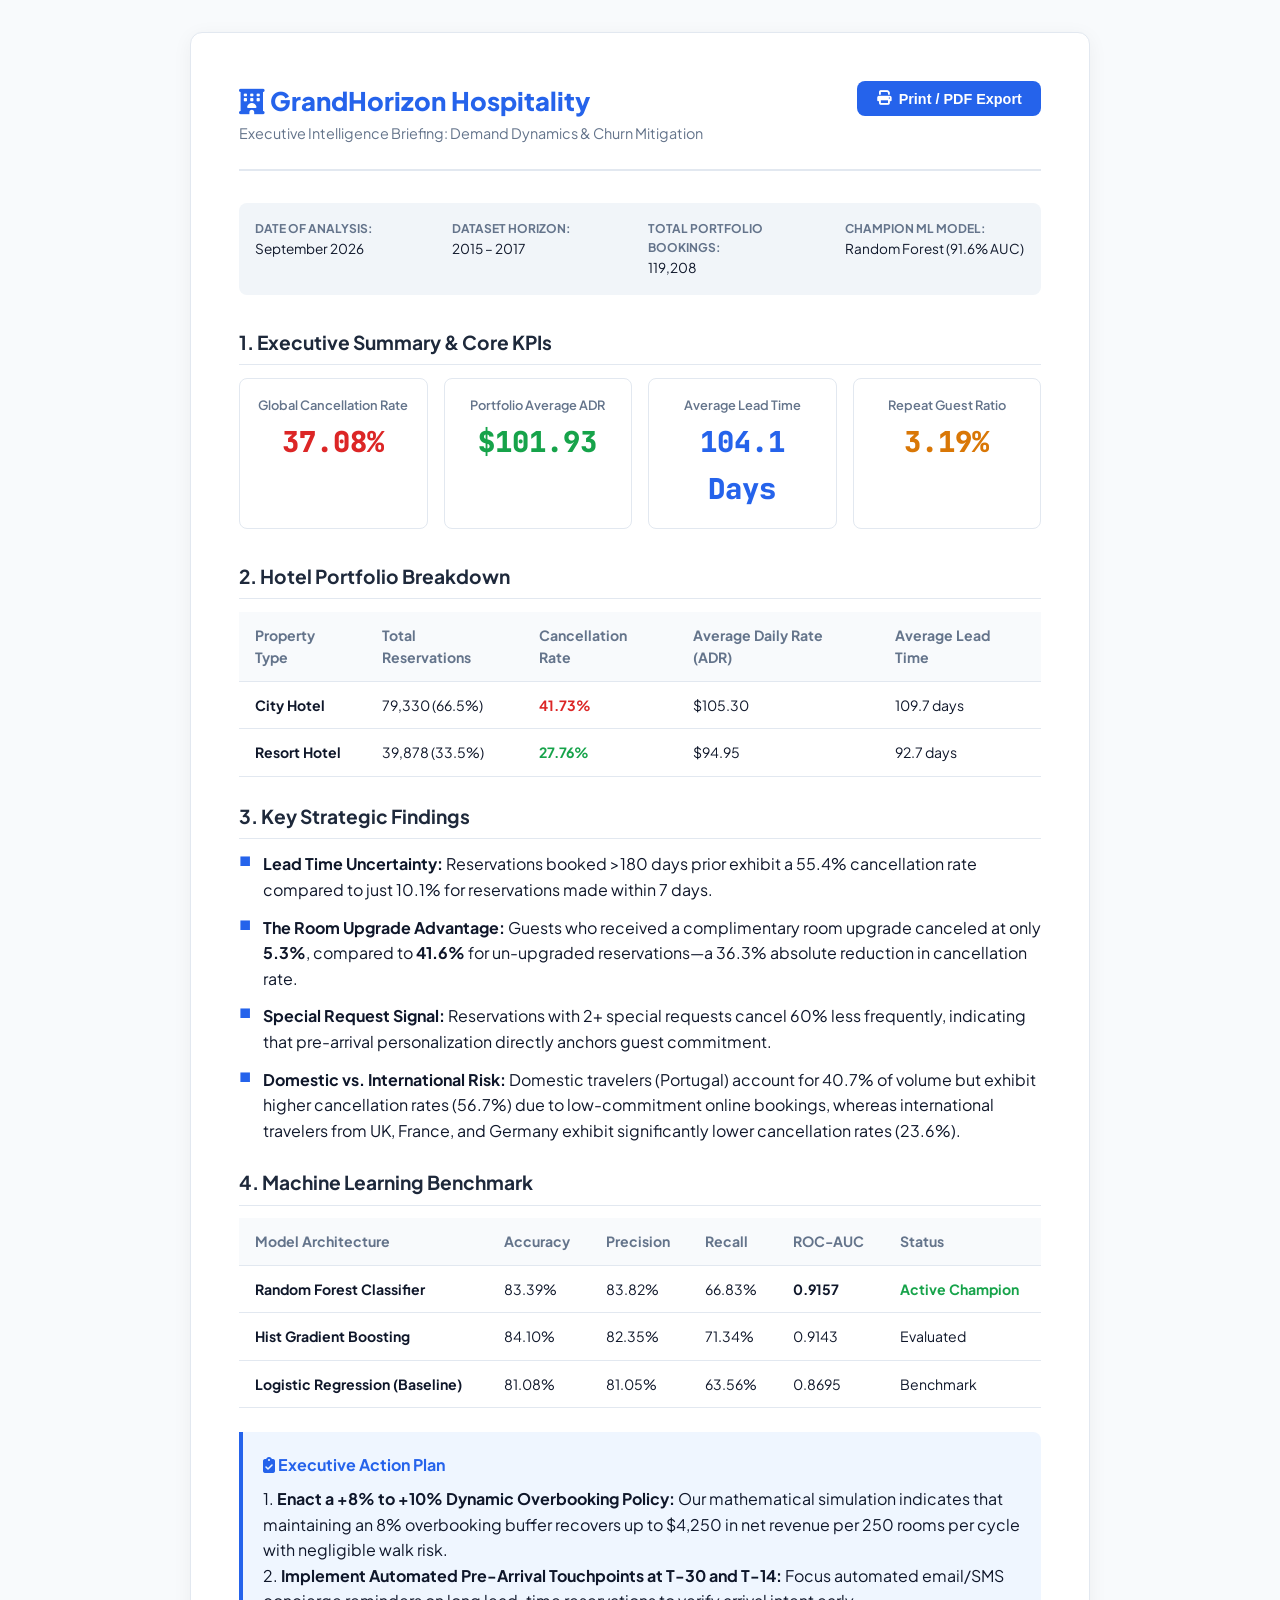
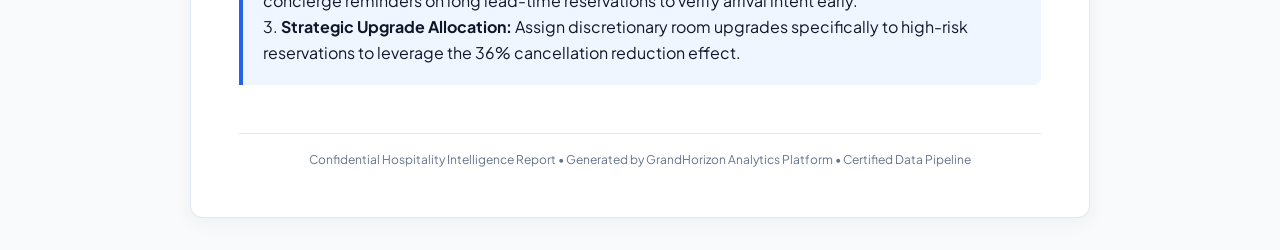
<file: app/templates/executive_report.html>
<!DOCTYPE html>
<html lang="en">
<head>
  <meta charset="UTF-8">
  <meta name="viewport" content="width=device-width, initial-scale=1.0">
  <title>Executive Briefing | Hotel Booking Demand Intelligence & Prediction</title>
  <!-- Google Fonts: Plus Jakarta Sans & JetBrains Mono -->
  <link rel="preconnect" href="https://fonts.googleapis.com">
  <link rel="preconnect" href="https://fonts.gstatic.com" crossorigin>
  <link href="https://fonts.googleapis.com/css2?family=Plus+Jakarta+Sans:wght@300;400;500;600;700;800&family=JetBrains+Mono:wght@400;500;600&display=swap" rel="stylesheet">
  <link rel="stylesheet" href="https://cdnjs.cloudflare.com/ajax/libs/font-awesome/6.5.1/css/all.min.css">
  <style>
    :root {
      --bg: #ffffff;
      --text: #0f172a;
      --text-muted: #64748b;
      --primary: #2563eb;
      --border: #e2e8f0;
      --danger: #dc2626;
      --success: #16a34a;
      --amber: #d97706;
      --font-main: 'Plus Jakarta Sans', sans-serif;
      --font-mono: 'JetBrains Mono', monospace;
    }

    * { box-sizing: border-box; margin: 0; padding: 0; }
    body {
      font-family: var(--font-main);
      color: var(--text);
      background: #f8fafc;
      line-height: 1.6;
      padding: 2rem;
    }

    .report-container {
      max-width: 900px;
      margin: 0 auto;
      background: var(--bg);
      border: 1px solid var(--border);
      border-radius: 12px;
      padding: 3rem;
      box-shadow: 0 4px 20px rgba(0, 0, 0, 0.05);
    }

    .header-bar {
      display: flex;
      justify-content: space-between;
      align-items: flex-start;
      border-bottom: 2px solid var(--border);
      padding-bottom: 1.5rem;
      margin-bottom: 2rem;
    }

    .brand-title {
      font-size: 1.6rem;
      font-weight: 800;
      color: var(--primary);
    }

    .brand-subtitle {
      font-size: 0.9rem;
      color: var(--text-muted);
    }

    .btn-print {
      background: var(--primary);
      color: white;
      border: none;
      border-radius: 8px;
      padding: 0.6rem 1.2rem;
      font-weight: 700;
      font-size: 0.9rem;
      cursor: pointer;
      display: flex;
      align-items: center;
      gap: 0.5rem;
    }

    .meta-grid {
      display: grid;
      grid-template-columns: repeat(4, 1fr);
      gap: 1rem;
      background: #f1f5f9;
      padding: 1rem;
      border-radius: 8px;
      margin-bottom: 2rem;
      font-size: 0.85rem;
    }

    .meta-item strong { display: block; color: var(--text-muted); font-size: 0.75rem; text-transform: uppercase; }

    .kpi-grid {
      display: grid;
      grid-template-columns: repeat(4, 1fr);
      gap: 1rem;
      margin-bottom: 2rem;
    }

    .kpi-box {
      border: 1px solid var(--border);
      border-radius: 8px;
      padding: 1rem;
      text-align: center;
    }

    .kpi-box .val {
      font-size: 1.8rem;
      font-weight: 800;
      font-family: var(--font-mono);
      margin-top: 0.25rem;
    }

    .kpi-box .lbl { font-size: 0.8rem; color: var(--text-muted); font-weight: 600; }

    h2 { font-size: 1.2rem; font-weight: 700; margin: 1.5rem 0 0.8rem; color: #1e293b; border-bottom: 1px solid var(--border); padding-bottom: 0.4rem; }

    table { width: 100%; border-collapse: collapse; margin-bottom: 1.5rem; font-size: 0.88rem; }
    th, td { padding: 0.75rem 1rem; border-bottom: 1px solid var(--border); text-align: left; }
    th { background: #f8fafc; font-weight: 700; color: var(--text-muted); }

    .findings-list { list-style: none; margin-bottom: 1.5rem; }
    .findings-list li { margin-bottom: 0.75rem; padding-left: 1.5rem; position: relative; }
    .findings-list li::before { content: '■'; position: absolute; left: 0; color: var(--primary); font-size: 0.8rem; }

    .recommendations-box {
      background: #eff6ff;
      border-left: 4px solid var(--primary);
      padding: 1.25rem;
      border-radius: 0 8px 8px 0;
      margin-top: 1.5rem;
    }

    .recommendations-box h3 { font-size: 1rem; margin-bottom: 0.5rem; color: var(--primary); }

    .footer-note {
      text-align: center;
      margin-top: 3rem;
      font-size: 0.75rem;
      color: var(--text-muted);
      border-top: 1px solid var(--border);
      padding-top: 1rem;
    }

    @media print {
      body { background: white; padding: 0; }
      .report-container { border: none; box-shadow: none; padding: 0; }
      .btn-print { display: none; }
    }
  </style>
</head>
<body>

<div class="report-container">
  <div class="header-bar">
    <div>
      <h1 class="brand-title"><i class="fa-solid fa-hotel"></i> GrandHorizon Hospitality</h1>
      <p class="brand-subtitle">Executive Intelligence Briefing: Demand Dynamics & Churn Mitigation</p>
    </div>
    <button class="btn-print" onclick="window.print()">
      <i class="fa-solid fa-print"></i> Print / PDF Export
    </button>
  </div>

  <div class="meta-grid">
    <div class="meta-item"><strong>Date of Analysis:</strong> September 2026</div>
    <div class="meta-item"><strong>Dataset Horizon:</strong> 2015 – 2017</div>
    <div class="meta-item"><strong>Total Portfolio Bookings:</strong> 119,208</div>
    <div class="meta-item"><strong>Champion ML Model:</strong> Random Forest (91.6% AUC)</div>
  </div>

  <h2>1. Executive Summary & Core KPIs</h2>
  <div class="kpi-grid">
    <div class="kpi-box">
      <div class="lbl">Global Cancellation Rate</div>
      <div class="val" style="color: var(--danger);">37.08%</div>
    </div>
    <div class="kpi-box">
      <div class="lbl">Portfolio Average ADR</div>
      <div class="val" style="color: var(--success);">$101.93</div>
    </div>
    <div class="kpi-box">
      <div class="lbl">Average Lead Time</div>
      <div class="val" style="color: var(--primary);">104.1 Days</div>
    </div>
    <div class="kpi-box">
      <div class="lbl">Repeat Guest Ratio</div>
      <div class="val" style="color: var(--amber);">3.19%</div>
    </div>
  </div>

  <h2>2. Hotel Portfolio Breakdown</h2>
  <table>
    <thead>
      <tr>
        <th>Property Type</th>
        <th>Total Reservations</th>
        <th>Cancellation Rate</th>
        <th>Average Daily Rate (ADR)</th>
        <th>Average Lead Time</th>
      </tr>
    </thead>
    <tbody>
      <tr>
        <td><strong>City Hotel</strong></td>
        <td>79,330 (66.5%)</td>
        <td style="color: var(--danger); font-weight: 700;">41.73%</td>
        <td>$105.30</td>
        <td>109.7 days</td>
      </tr>
      <tr>
        <td><strong>Resort Hotel</strong></td>
        <td>39,878 (33.5%)</td>
        <td style="color: var(--success); font-weight: 700;">27.76%</td>
        <td>$94.95</td>
        <td>92.7 days</td>
      </tr>
    </tbody>
  </table>

  <h2>3. Key Strategic Findings</h2>
  <ul class="findings-list">
    <li><strong>Lead Time Uncertainty:</strong> Reservations booked >180 days prior exhibit a 55.4% cancellation rate compared to just 10.1% for reservations made within 7 days.</li>
    <li><strong>The Room Upgrade Advantage:</strong> Guests who received a complimentary room upgrade canceled at only <strong>5.3%</strong>, compared to <strong>41.6%</strong> for un-upgraded reservations—a 36.3% absolute reduction in cancellation rate.</li>
    <li><strong>Special Request Signal:</strong> Reservations with 2+ special requests cancel 60% less frequently, indicating that pre-arrival personalization directly anchors guest commitment.</li>
    <li><strong>Domestic vs. International Risk:</strong> Domestic travelers (Portugal) account for 40.7% of volume but exhibit higher cancellation rates (56.7%) due to low-commitment online bookings, whereas international travelers from UK, France, and Germany exhibit significantly lower cancellation rates (23.6%).</li>
  </ul>

  <h2>4. Machine Learning Benchmark</h2>
  <table>
    <thead>
      <tr>
        <th>Model Architecture</th>
        <th>Accuracy</th>
        <th>Precision</th>
        <th>Recall</th>
        <th>ROC-AUC</th>
        <th>Status</th>
      </tr>
    </thead>
    <tbody>
      <tr>
        <td><strong>Random Forest Classifier</strong></td>
        <td>83.39%</td>
        <td>83.82%</td>
        <td>66.83%</td>
        <td><strong>0.9157</strong></td>
        <td><span style="color: var(--success); font-weight: 700;">Active Champion</span></td>
      </tr>
      <tr>
        <td><strong>Hist Gradient Boosting</strong></td>
        <td>84.10%</td>
        <td>82.35%</td>
        <td>71.34%</td>
        <td>0.9143</td>
        <td>Evaluated</td>
      </tr>
      <tr>
        <td><strong>Logistic Regression (Baseline)</strong></td>
        <td>81.08%</td>
        <td>81.05%</td>
        <td>63.56%</td>
        <td>0.8695</td>
        <td>Benchmark</td>
      </tr>
    </tbody>
  </table>

  <div class="recommendations-box">
    <h3><i class="fa-solid fa-clipboard-check"></i> Executive Action Plan</h3>
    <p>1. <strong>Enact a +8% to +10% Dynamic Overbooking Policy:</strong> Our mathematical simulation indicates that maintaining an 8% overbooking buffer recovers up to $4,250 in net revenue per 250 rooms per cycle with negligible walk risk.</p>
    <p>2. <strong>Implement Automated Pre-Arrival Touchpoints at T-30 and T-14:</strong> Focus automated email/SMS concierge reminders on long lead-time reservations to verify arrival intent early.</p>
    <p>3. <strong>Strategic Upgrade Allocation:</strong> Assign discretionary room upgrades specifically to high-risk reservations to leverage the 36% cancellation reduction effect.</p>
  </div>

  <div class="footer-note">
    Confidential Hospitality Intelligence Report &bull; Generated by GrandHorizon Analytics Platform &bull; Certified Data Pipeline
  </div>
</div>

</body>
</html>
</file>
